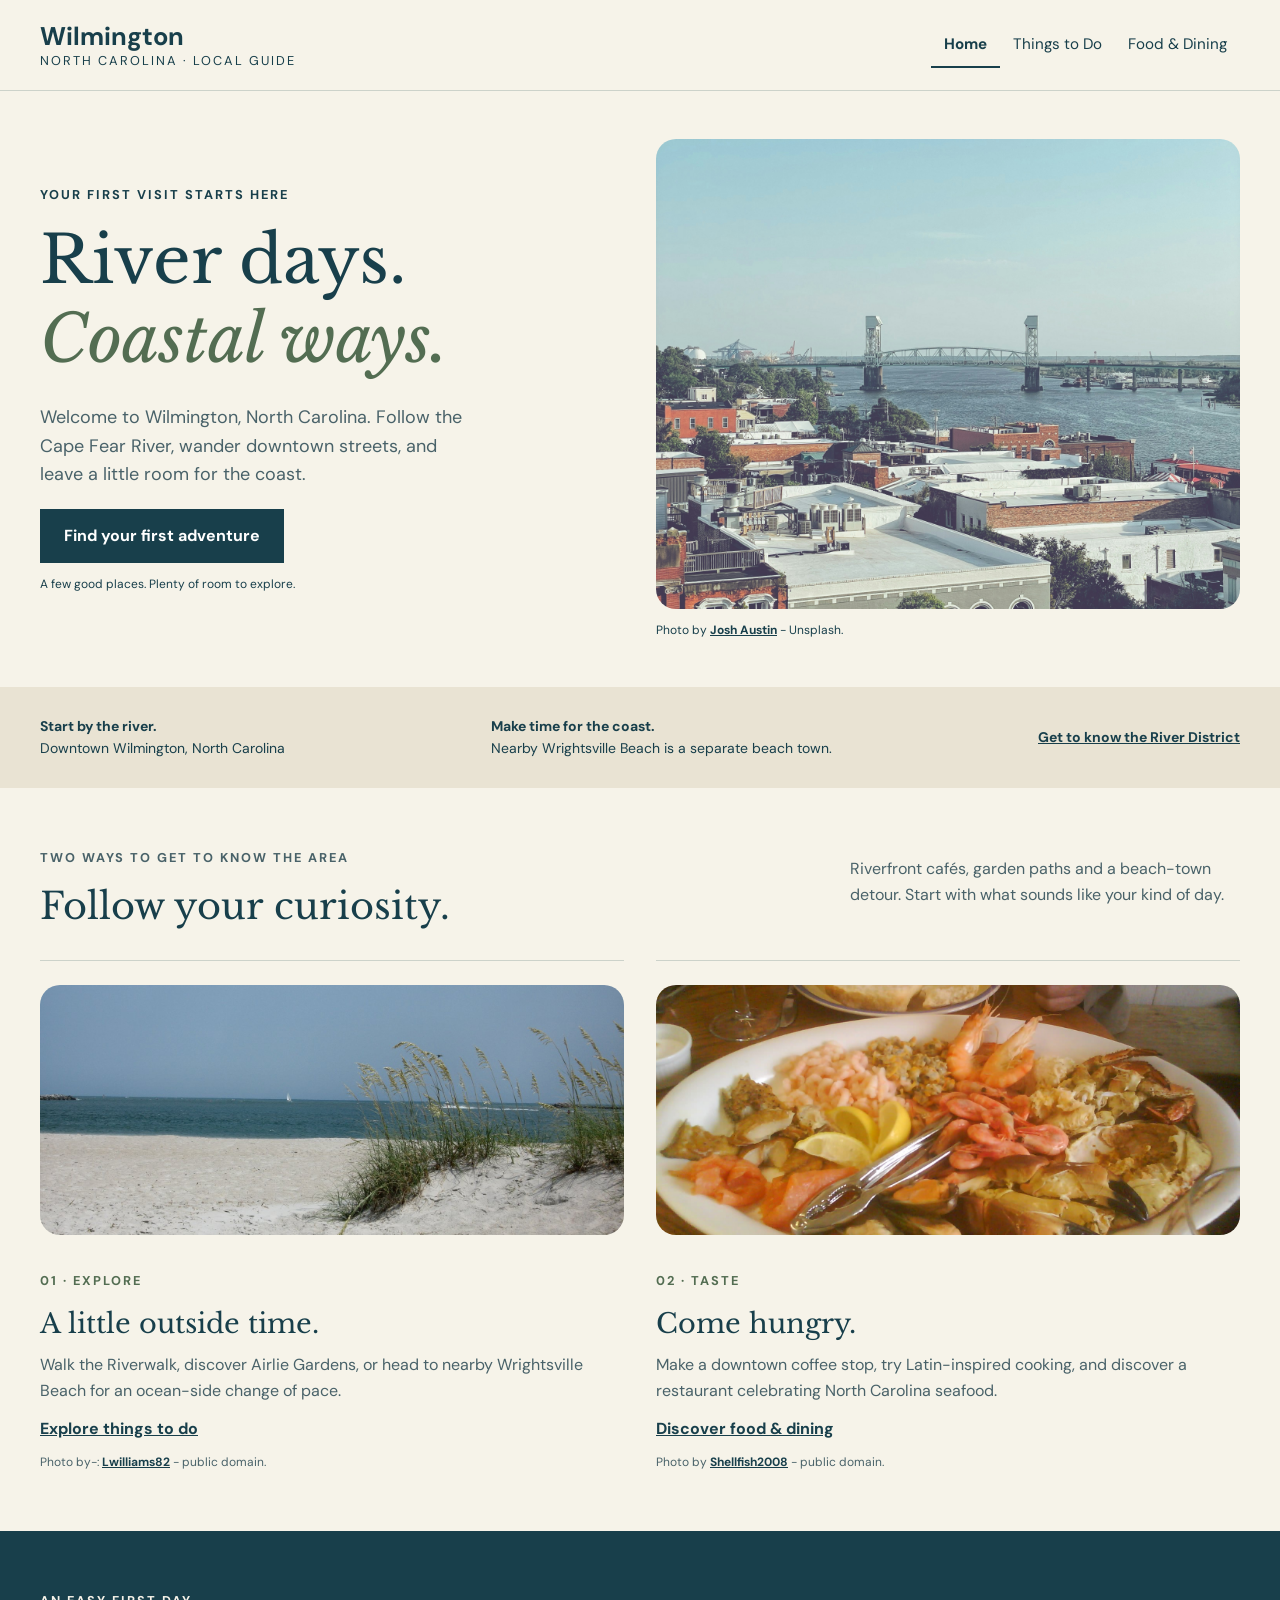
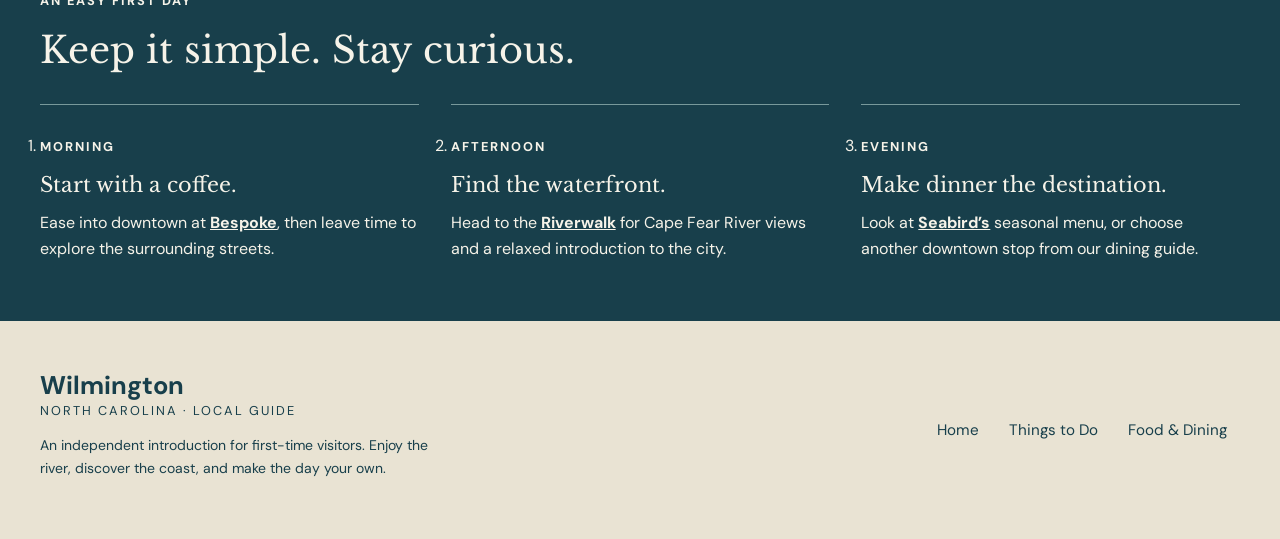
<file: index.html>
<!doctype html>
<html lang="en">
  <head>
    <meta charset="UTF-8" />
    <meta name="viewport" content="width=device-width, initial-scale=1.0" />

    <link rel="preconnect" href="https://fonts.googleapis.com" />
    <link rel="preconnect" href="https://fonts.gstatic.com" crossorigin />
    <link
      href="https://fonts.googleapis.com/css2?family=DM+Sans:wght@400;500;600;700&family=Libre+Baskerville&display=swap"
      rel="stylesheet"
    />

    <title>Wilmington Local Guide | Home</title>
    <link rel="stylesheet" href="css/styles.css" />
  </head>

  <body>
    <!-- Header -->

    <header class="site-header">
      <div class="header-content">
        <a class="brand" href="index.html">
          Wilmington
          <span>North Carolina · Local Guide</span>
        </a>

        <nav aria-label="Main navigation">
          <ul>
            <li><a class="current" href="index.html">Home</a></li>
            <li><a href="explore.html">Things to Do</a></li>
            <li><a href="eat.html">Food &amp; Dining</a></li>
          </ul>
        </nav>
      </div>
    </header>

    <main id="main">
      <!-- Hero Section -->

      <section class="hero container">
        <div class="hero-text">
          <p class="kicker">Your first visit starts here</p>

          <h1>
            River days.<br />
            <em>Coastal ways.</em>
          </h1>

          <p>
            Welcome to Wilmington, North Carolina. Follow the Cape Fear River,
            wander downtown streets, and leave a little room for the coast.
          </p>

          <a class="button" href="explore.html"> Find your first adventure </a>

          <p class="note">A few good places. Plenty of room to explore.</p>
        </div>

        <figure class="hero-image">
          <img
            src="images/wilmington-hero.jpg"
            alt="View of downtown Wilmington and the Cape Fear River"
            width="2048"
            height="1366"
          />
          <figcaption>
            Photo by
            <a
              href="https://unsplash.com/photos/a-view-of-a-city-with-a-bridge-in-the-background-62YSwVA85OI"
              >Josh Austin</a
            >
            - Unsplash.
          </figcaption>
        </figure>
      </section>

      <!-- Information Strip -->

      <div class="strip">
        <div class="strip-content container">
          <p>
            <strong>Start by the river.</strong>
            <span>Downtown Wilmington, North Carolina</span>
          </p>

          <p>
            <strong>Make time for the coast.</strong>
            <span>Nearby Wrightsville Beach is a separate beach town.</span>
          </p>

          <a
            href="https://www.wilmingtonandbeaches.com/things-to-do/river-district/"
          >
            Get to know the River District
          </a>
        </div>
      </div>

      <!-- Explore and Dining -->

      <section class="container">
        <header class="section-header">
          <div>
            <p class="kicker">Two ways to get to know the area</p>
            <h2>Follow your curiosity.</h2>
          </div>

          <p>
            Riverfront cafés, garden paths and a beach-town detour. Start with
            what sounds like your kind of day.
          </p>
        </header>

        <div class="grid">
          <div class="grid-item">
            <img
              src="images/beach.jpg"
              alt="Sea oats growing on sandy dunes at the southern tip of Wrightsville Beach"
              width="1500"
              height="791"
            />

            <div class="grid-item-content">
              <p class="kicker">01 · Explore</p>
              <h3>A little outside time.</h3>

              <p>
                Walk the Riverwalk, discover Airlie Gardens, or head to nearby
                Wrightsville Beach for an ocean-side change of pace.
              </p>

              <a href="explore.html">Explore things to do</a>
            </div>

            <p class="note">
              Photo by-:
              <a
                href="https://commons.wikimedia.org/wiki/File:Wrightsville_Beach.jpg"
                >Lwilliams82</a
              >
              - public domain.
            </p>
          </div>

          <div class="grid-item">
            <img
              src="images/seafood.jpg"
              alt="An illustrative platter of shrimp, mussels, crab and lemon"
              width="1600"
              height="1200"
            />

            <div class="grid-item-content">
              <p class="kicker">02 · Taste</p>
              <h3>Come hungry.</h3>

              <p>
                Make a downtown coffee stop, try Latin-inspired cooking, and
                discover a restaurant celebrating North Carolina seafood.
              </p>

              <a href="eat.html">Discover food &amp; dining</a>
            </div>

            <p class="note">
              Photo by
              <a
                href="https://commons.wikimedia.org/wiki/File:Seafood_on_platter.jpg"
                >Shellfish2008</a
              >
              - public domain.
            </p>
          </div>
        </div>
      </section>

      <!-- Suggested First Day -->

      <section class="band">
        <div class="container">
          <p class="kicker">An easy first day</p>
          <h2>Keep it simple. Stay curious.</h2>

          <ol>
            <li>
              <p class="kicker">Morning</p>
              <h3>Start with a coffee.</h3>

              <p>
                Ease into downtown at
                <a href="eat.html#bespoke">Bespoke</a>, then leave time to
                explore the surrounding streets.
              </p>
            </li>

            <li>
              <p class="kicker">Afternoon</p>
              <h3>Find the waterfront.</h3>

              <p>
                Head to the
                <a href="explore.html#riverwalk">Riverwalk</a>
                for Cape Fear River views and a relaxed introduction to the
                city.
              </p>
            </li>

            <li>
              <p class="kicker">Evening</p>
              <h3>Make dinner the destination.</h3>

              <p>
                Look at
                <a href="eat.html#seabird">Seabird’s</a>
                seasonal menu, or choose another downtown stop from our dining
                guide.
              </p>
            </li>
          </ol>
        </div>
      </section>
    </main>

    <!-- Footer -->

    <footer class="site-footer">
      <div class="footer-content container">
        <div>
          <a class="brand" href="index.html">
            Wilmington
            <span>North Carolina · Local Guide</span>
          </a>

          <p>
            An independent introduction for first-time visitors. Enjoy the
            river, discover the coast, and make the day your own.
          </p>
        </div>

        <div>
          <nav aria-label="Footer navigation">
            <a href="index.html">Home</a>
            <a href="explore.html">Things to Do</a>
            <a href="eat.html">Food &amp; Dining</a>
          </nav>
        </div>
      </div>
    </footer>
  </body>
</html>
</file>
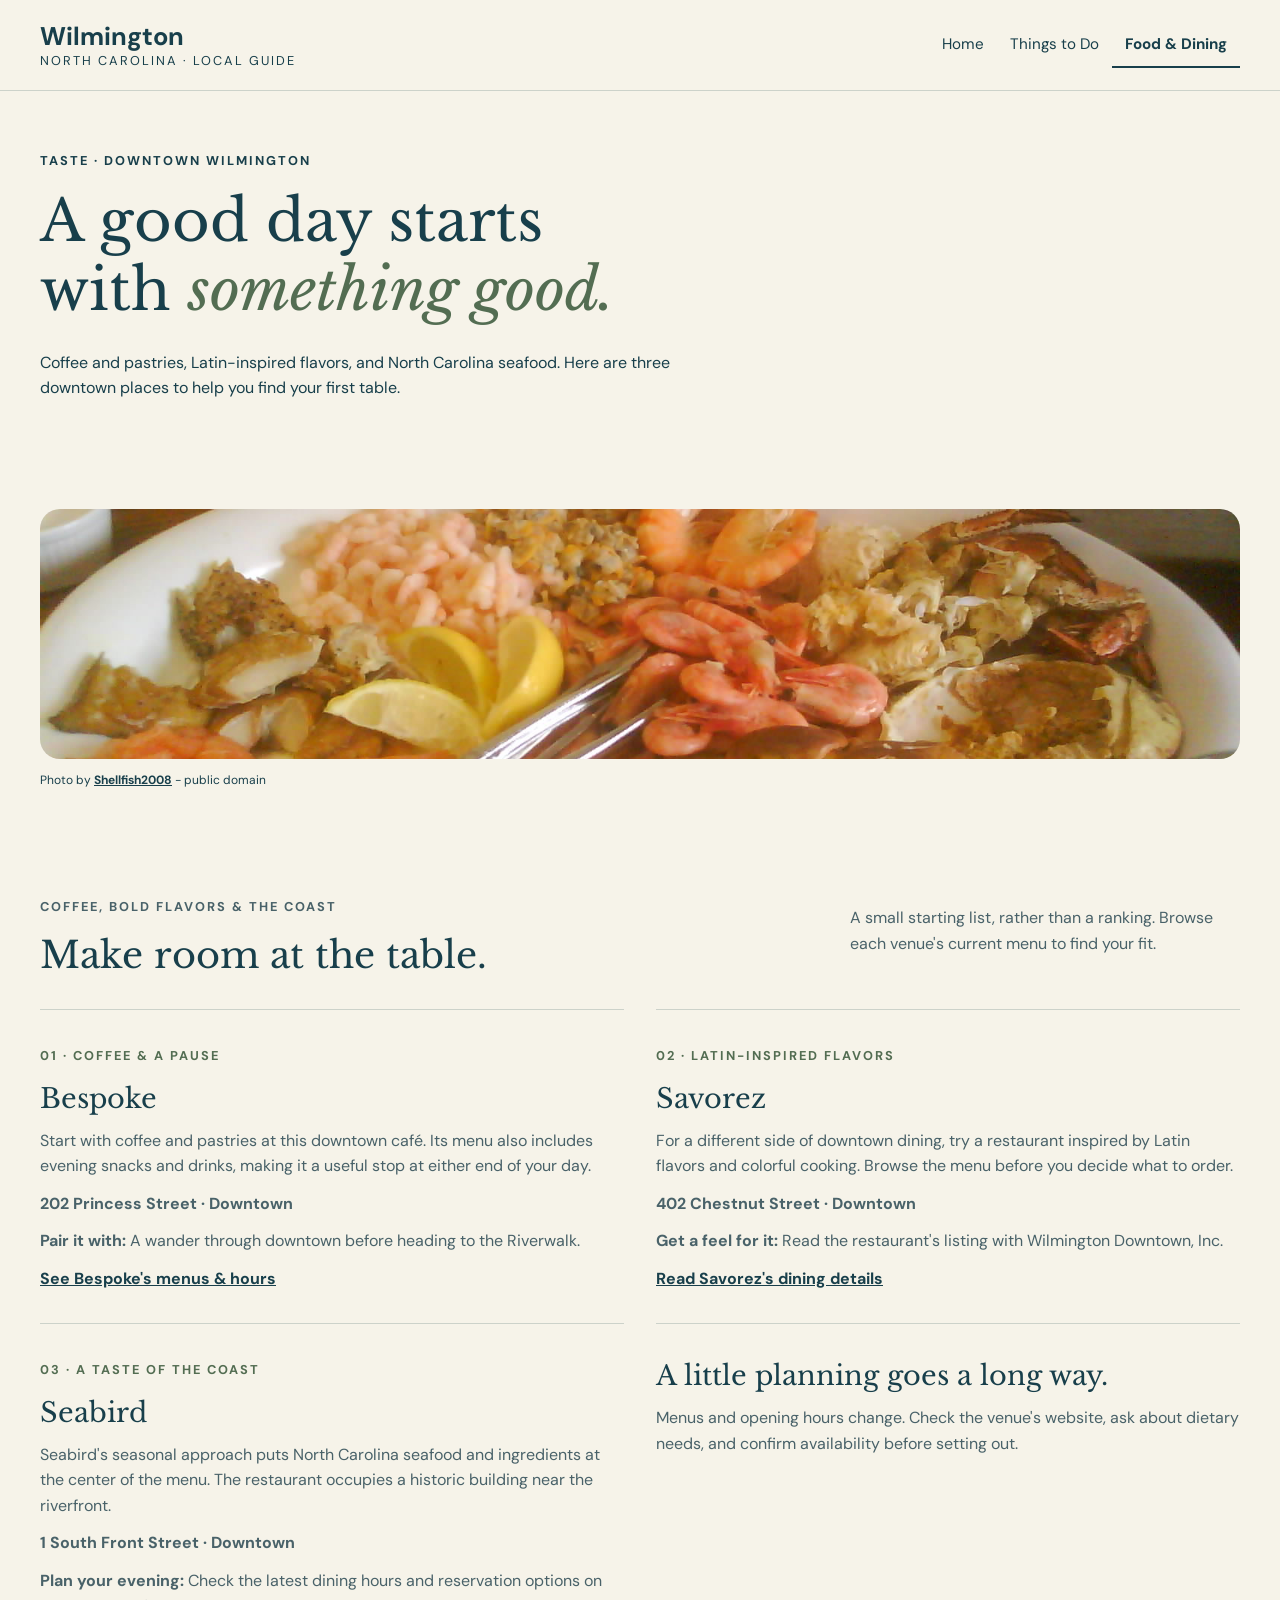
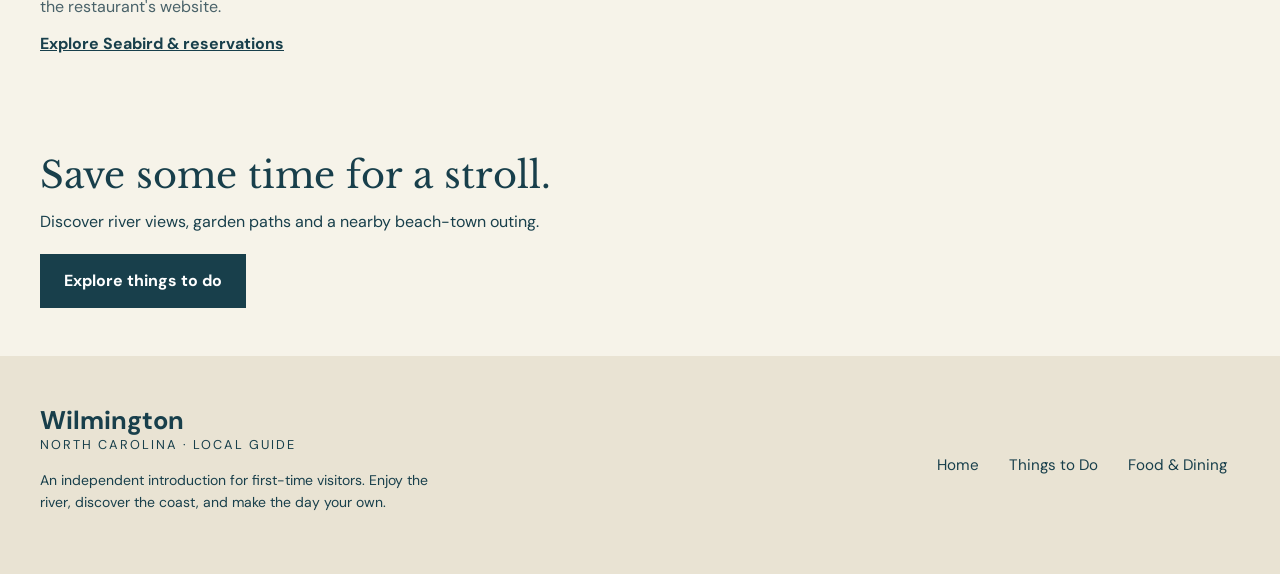
<file: eat.html>
<!doctype html>
<html lang="en">
  <head>
    <meta charset="UTF-8" />
    <meta name="viewport" content="width=device-width, initial-scale=1.0" />
    <meta
      name="description"
      content="A first-time visitor's introduction to downtown Wilmington dining: Bespoke coffee, Savorez and Seabird, with official menu and visitor links."
    />

    <link rel="preconnect" href="https://fonts.googleapis.com" />
    <link rel="preconnect" href="https://fonts.gstatic.com" crossorigin />
    <link
      href="https://fonts.googleapis.com/css2?family=DM+Sans:wght@400;500;600;700&family=Libre+Baskerville&display=swap"
      rel="stylesheet"
    />

    <title>Food &amp; Dining | Wilmington Local Guide</title>
    <link rel="stylesheet" href="css/styles.css" />
  </head>

  <body>
    <!-- Header -->

    <header class="site-header">
      <div class="header-content">
        <a class="brand" href="index.html">
          Wilmington
          <span>North Carolina · Local Guide</span>
        </a>

        <nav aria-label="Main navigation">
          <ul>
            <li><a href="index.html">Home</a></li>
            <li><a href="explore.html">Things to Do</a></li>
            <li>
              <a class="current" href="eat.html">Food &amp; Dining</a>
            </li>
          </ul>
        </nav>
      </div>
    </header>

    <main id="main">
      <!-- Page Introduction -->

      <section class="container">
        <p class="kicker">Taste · Downtown Wilmington</p>

        <h1>
          A good day starts<br />
          with <em>something good.</em>
        </h1>

        <p class="page-intro">
          Coffee and pastries, Latin-inspired flavors, and North Carolina
          seafood. Here are three downtown places to help you find your first
          table.
        </p>
      </section>

      <!-- Featured Image -->

      <figure class="feature-image container">
        <img
          src="images/seafood.jpg"
          alt="Illustrative seafood platter with shrimp, crab, mussels and lemon, not a dish from a featured restaurant"
          width="1600"
          height="1200"
        />

        <figcaption>
          Photo by
          <a
            href="https://commons.wikimedia.org/wiki/File:Seafood_on_platter.jpg"
            >Shellfish2008</a
          >
          - public domain
        </figcaption>
      </figure>

      <!-- Restaurants -->

      <section class="container">
        <header class="section-header">
          <div>
            <p class="kicker">Coffee, bold flavors &amp; the coast</p>
            <h2>Make room at the table.</h2>
          </div>

          <p>
            A small starting list, rather than a ranking. Browse each venue's
            current menu to find your fit.
          </p>
        </header>

        <div class="grid">
          <!-- Bespoke -->

          <div class="grid-item" id="bespoke">
            <p class="kicker">01 · Coffee &amp; a pause</p>
            <h3>Bespoke</h3>

            <p>
              Start with coffee and pastries at this downtown café. Its menu
              also includes evening snacks and drinks, making it a useful stop
              at either end of your day.
            </p>

            <p><strong>202 Princess Street · Downtown</strong></p>

            <p>
              <strong>Pair it with:</strong> A wander through downtown before
              heading to the Riverwalk.
            </p>

            <a href="https://bespokenc.com/">See Bespoke's menus &amp; hours</a>
          </div>

          <!-- Savorez -->

          <div class="grid-item" id="savorez">
            <p class="kicker">02 · Latin-inspired flavors</p>
            <h3>Savorez</h3>

            <p>
              For a different side of downtown dining, try a restaurant inspired
              by Latin flavors and colorful cooking. Browse the menu before you
              decide what to order.
            </p>

            <p><strong>402 Chestnut Street · Downtown</strong></p>

            <p>
              <strong>Get a feel for it:</strong> Read the restaurant's listing
              with Wilmington Downtown, Inc.
            </p>

            <a href="https://wilmingtondowntown.com/explore/dining/savorez/">
              Read Savorez's dining details
            </a>
          </div>

          <!-- Seabird -->

          <div class="grid-item" id="seabird">
            <p class="kicker">03 · A taste of the coast</p>
            <h3>Seabird</h3>

            <p>
              Seabird's seasonal approach puts North Carolina seafood and
              ingredients at the center of the menu. The restaurant occupies a
              historic building near the riverfront.
            </p>

            <p><strong>1 South Front Street · Downtown</strong></p>

            <p>
              <strong>Plan your evening:</strong> Check the latest dining hours
              and reservation options on the restaurant's website.
            </p>

            <a href="https://www.seabirdnc.com/home">
              Explore Seabird &amp; reservations
            </a>
          </div>

          <!-- Planning Tip -->

          <div class="grid-item tip">
            <h3>A little planning goes a long way.</h3>

            <p>
              Menus and opening hours change. Check the venue's website, ask
              about dietary needs, and confirm availability before setting out.
            </p>
          </div>
        </div>
      </section>

      <!-- Next Page -->

      <section class="next container">
        <div>
          <h2>Save some time for a stroll.</h2>

          <p>
            Discover river views, garden paths and a nearby beach-town outing.
          </p>
        </div>

        <a class="button" href="explore.html">Explore things to do</a>
      </section>
    </main>

    <!-- Footer -->

    <footer class="site-footer">
      <div class="footer-content container">
        <div>
          <a class="brand" href="index.html">
            Wilmington
            <span>North Carolina · Local Guide</span>
          </a>

          <p>
            An independent introduction for first-time visitors. Enjoy the
            river, discover the coast, and make the day your own.
          </p>
        </div>

        <div>
          <nav aria-label="Footer navigation">
            <a href="index.html">Home</a>
            <a href="explore.html">Things to Do</a>
            <a href="eat.html">Food &amp; Dining</a>
          </nav>
        </div>
      </div>
    </footer>
  </body>
</html>
</file>
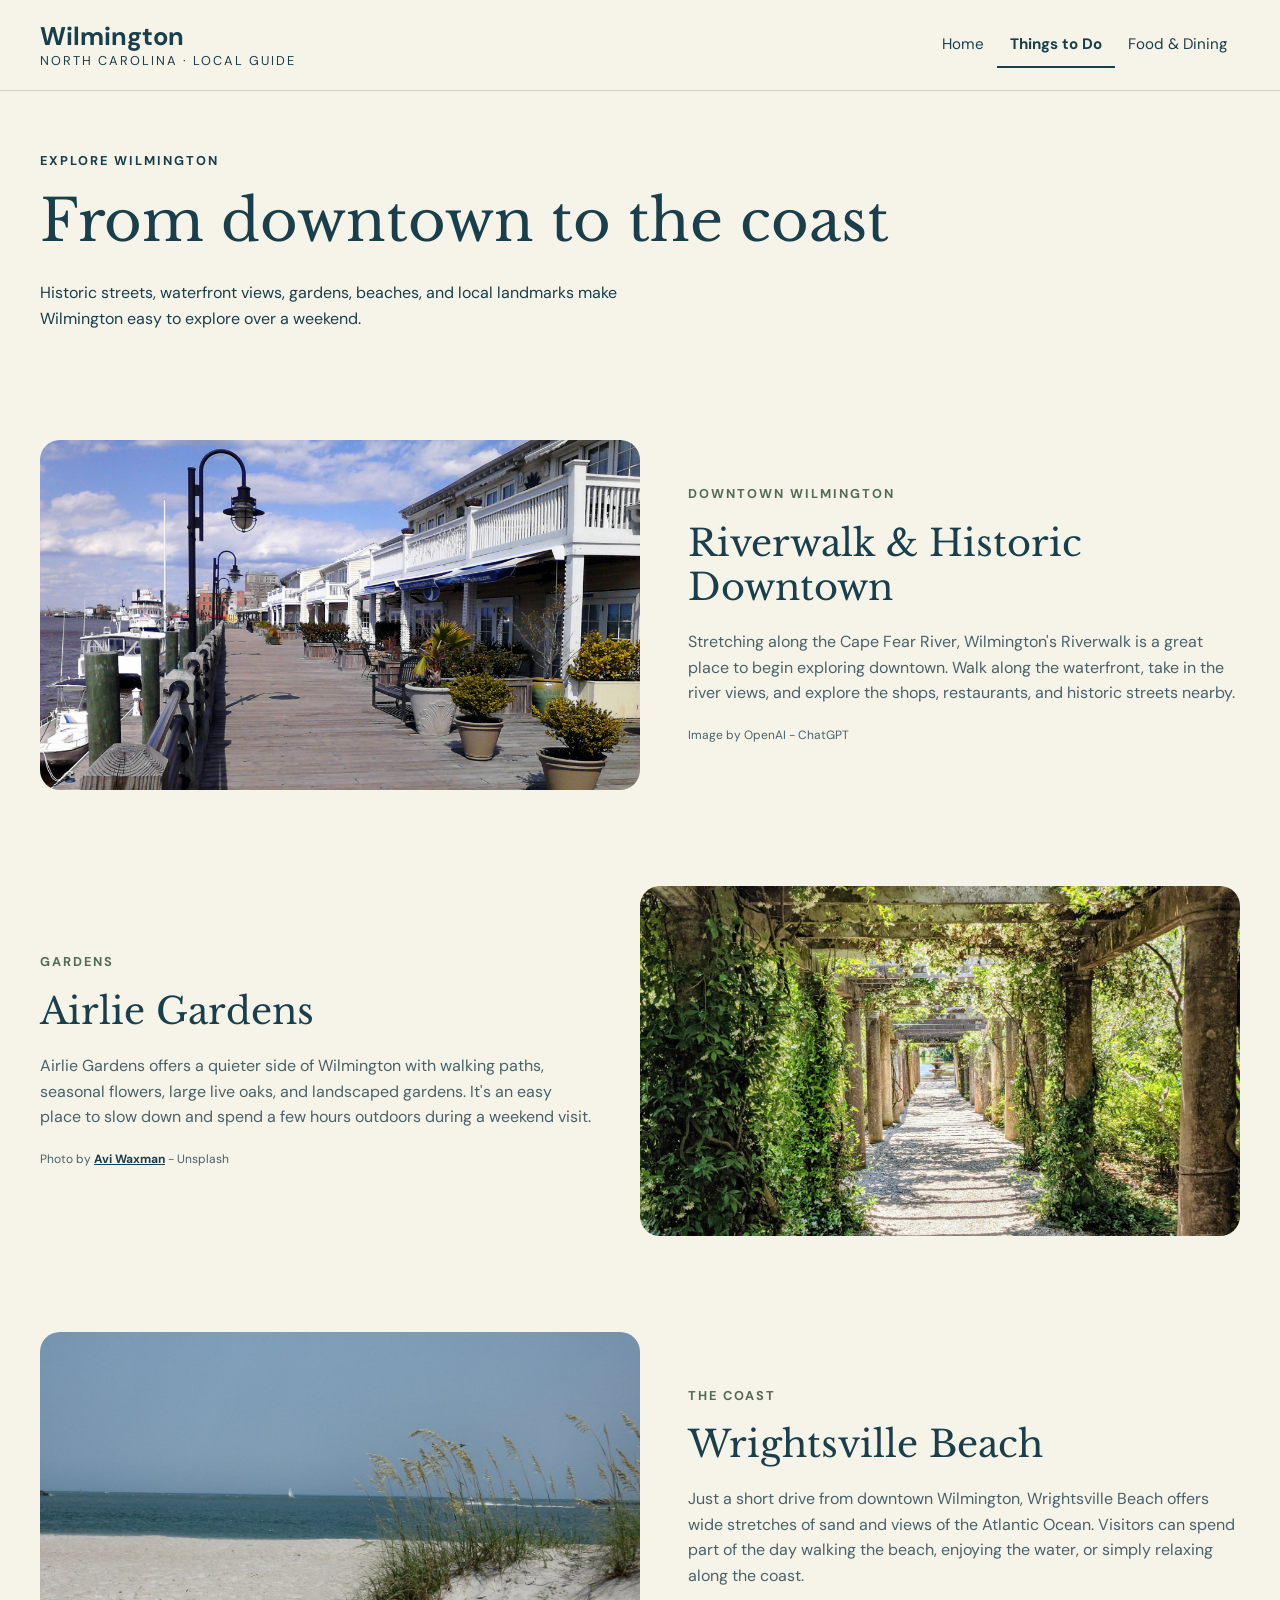
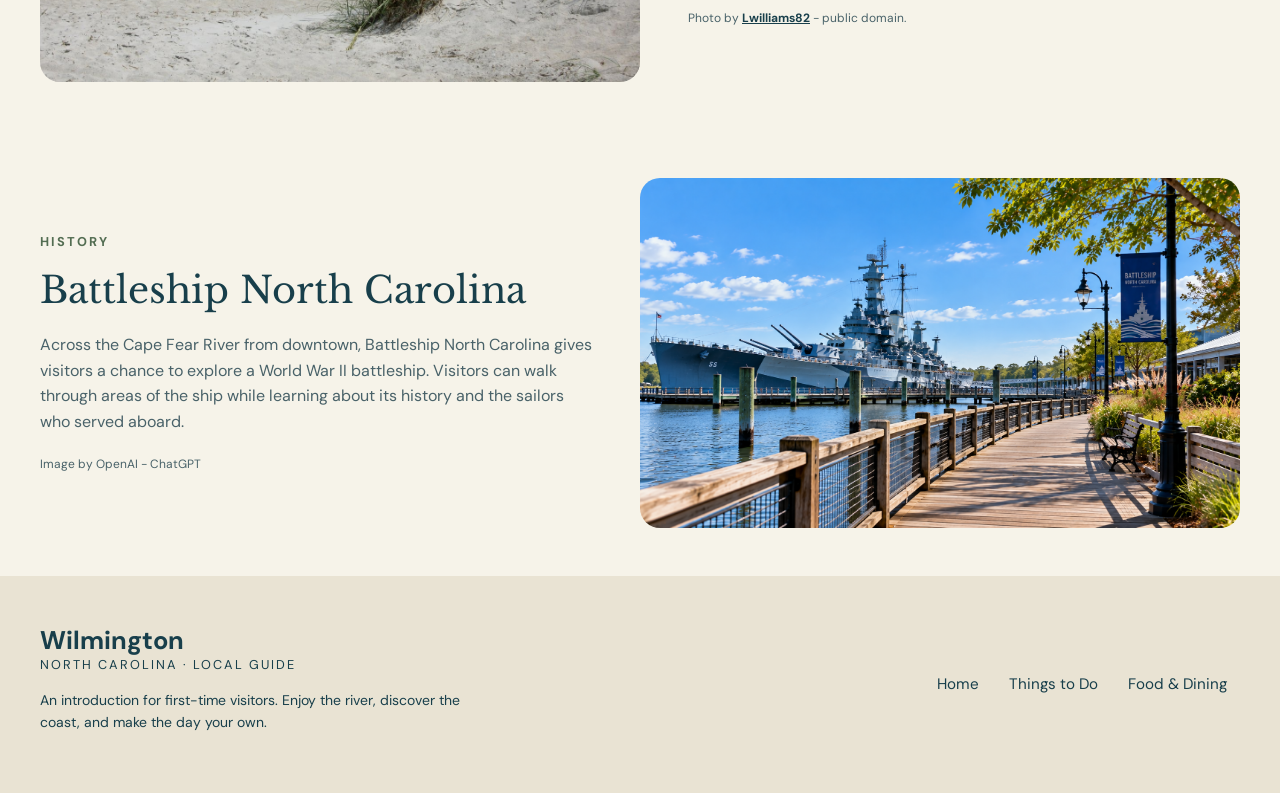
<file: explore.html>
<!doctype html>
<html lang="en">
  <head>
    <meta charset="UTF-8" />
    <meta name="viewport" content="width=device-width, initial-scale=1.0" />

    <link rel="preconnect" href="https://fonts.googleapis.com" />
    <link rel="preconnect" href="https://fonts.gstatic.com" crossorigin />
    <link
      href="https://fonts.googleapis.com/css2?family=DM+Sans:wght@400;500;600;700&family=Libre+Baskerville&display=swap"
      rel="stylesheet"
    />

    <title>Explore Wilmington | Wilmington Local Guide</title>
    <link rel="stylesheet" href="css/styles.css" />
  </head>

  <body>
    <!-- Header -->

    <header class="site-header">
      <div class="header-content">
        <a class="brand" href="index.html">
          Wilmington
          <span>North Carolina · Local Guide</span>
        </a>

        <nav aria-label="Main navigation">
          <ul>
            <li><a href="index.html">Home</a></li>
            <li>
              <a class="current" href="explore.html">Things to Do</a>
            </li>
            <li><a href="eat.html">Food &amp; Dining</a></li>
          </ul>
        </nav>
      </div>
    </header>

    <main id="main">
      <!-- Page Introduction -->

      <section class="container explore-intro">
        <p class="kicker">Explore Wilmington</p>
        <h1>From downtown to the coast</h1>

        <p class="page-intro">
          Historic streets, waterfront views, gardens, beaches, and local
          landmarks make Wilmington easy to explore over a weekend.
        </p>
      </section>

      <!-- Riverwalk and Historic Downtown -->

      <section class="destination container" id="riverwalk">
        <img
          src="images/riverwalk.jpg"
          alt="Wilmington Riverwalk along the Cape Fear River"
        />

        <div class="destination-text">
          <p class="kicker">Downtown Wilmington</p>
          <h2>Riverwalk &amp; Historic Downtown</h2>

          <p>
            Stretching along the Cape Fear River, Wilmington's Riverwalk is a
            great place to begin exploring downtown. Walk along the waterfront,
            take in the river views, and explore the shops, restaurants, and
            historic streets nearby.
          </p>

          <p class="photo-credit">Image by OpenAI - ChatGPT</p>
        </div>
      </section>

      <!-- Airlie Gardens -->

      <section class="destination reverse container">
        <img
          src="images/airlie-gardens.jpg"
          alt="Pergola Garden at Airlie Gardens in Wilmington"
        />

        <div class="destination-text">
          <p class="kicker">Gardens</p>
          <h2>Airlie Gardens</h2>

          <p>
            Airlie Gardens offers a quieter side of Wilmington with walking
            paths, seasonal flowers, large live oaks, and landscaped gardens.
            It's an easy place to slow down and spend a few hours outdoors
            during a weekend visit.
          </p>

          <p class="photo-credit">
            Photo by
            <a
              href="https://unsplash.com/photos/gray-concrete-pathway-between-green-plants-CAcwHs5OGKI"
              >Avi Waxman</a
            >
            - Unsplash
          </p>
        </div>
      </section>

      <!-- Wrightsville Beach -->

      <section class="destination container">
        <img
          src="images/beach.jpg"
          alt="Beach and ocean at Wrightsville Beach"
        />

        <div class="destination-text">
          <p class="kicker">The Coast</p>
          <h2>Wrightsville Beach</h2>

          <p>
            Just a short drive from downtown Wilmington, Wrightsville Beach
            offers wide stretches of sand and views of the Atlantic Ocean.
            Visitors can spend part of the day walking the beach, enjoying the
            water, or simply relaxing along the coast.
          </p>

          <p class="photo-credit">
            Photo by
            <a
              href="https://commons.wikimedia.org/wiki/File:Wrightsville_Beach.jpg"
              >Lwilliams82</a
            >
            - public domain.
          </p>
        </div>
      </section>

      <!-- Battleship North Carolina -->

      <section class="destination reverse container">
        <img
          src="images/battleship-north-carolina.png"
          alt="Battleship North Carolina on the Cape Fear River"
        />

        <div class="destination-text">
          <p class="kicker">History</p>
          <h2>Battleship North Carolina</h2>

          <p>
            Across the Cape Fear River from downtown, Battleship North Carolina
            gives visitors a chance to explore a World War II battleship.
            Visitors can walk through areas of the ship while learning about its
            history and the sailors who served aboard.
          </p>

          <p class="photo-credit">Image by OpenAI - ChatGPT</p>
        </div>
      </section>
    </main>

    <!-- Footer -->

    <footer class="site-footer">
      <div class="footer-content container">
        <div>
          <a class="brand" href="index.html">
            Wilmington
            <span>North Carolina · Local Guide</span>
          </a>

          <p>
            An introduction for first-time visitors. Enjoy the river, discover
            the coast, and make the day your own.
          </p>
        </div>

        <div>
          <nav aria-label="Footer navigation">
            <a href="index.html">Home</a>
            <a href="explore.html">Things to Do</a>
            <a href="eat.html">Food &amp; Dining</a>
          </nav>
        </div>
      </div>
    </footer>
  </body>
</html>
</file>
<file: css/styles.css>
/* Color Variables */

:root {
  --color-primary: #183f4b;
  --color-accent: #536d52;
  --color-background: #f6f3e9;
  --color-surface: #e9e3d3;
  --color-text-muted: #496269;
  --color-border: #ccd2ca;
  --color-border-light: #78999b;
  --color-white: #ffffff;
}

/* General Styles */

* {
  margin: 0;
  padding: 0;
  box-sizing: border-box;
}

body {
  font-family: "DM Sans", Arial, sans-serif;
  background-color: var(--color-background);
  color: var(--color-primary);
  line-height: 1.6;
}

a {
  color: var(--color-primary);
}

a:hover {
  color: var(--color-accent);
}

.band a:focus-visible {
  color: #ffffff;
  -webkit-text-fill-color: #ffffff;
}

img {
  display: block;
  width: 100%;
  height: 250px;
  object-fit: cover;
  border-radius: 20px;
}

ul {
  list-style: none;
}

p {
  max-width: 650px;
  margin: 12px 0;
}

/* Headings */

h1,
h2,
h3 {
  font-family: "Libre Baskerville", Arial, sans-serif;
  font-weight: normal;
  line-height: 1.2;
}

h1 {
  font-size: 3.6rem;
  margin-bottom: 24px;
}

h1 em {
  color: var(--color-accent);
}

h2 {
  font-size: 2.3rem;
}

h3 {
  font-size: 1.7rem;
  margin: 12px 0;
}

/* Page Layout */

.container {
  max-width: 1280px;
  margin: 0 auto;
  padding: 48px 40px;
}

/* Header */

.site-header {
  border-bottom: 1px solid var(--color-border);
}

.header-content {
  max-width: 1280px;
  margin: 0 auto;
  padding: 20px 40px;
  display: flex;
  justify-content: space-between;
  align-items: center;
}

.brand {
  display: inline-block;
  font-size: 1.6rem;
  font-weight: bold;
  line-height: 1.3;
  text-decoration: none;
}

.brand span {
  display: block;
  font-size: 0.8rem;
  font-weight: normal;
  text-transform: uppercase;
  letter-spacing: 2px;
}

/* Navigation */

nav {
  ul {
    display: flex;
  }

  a {
    display: inline-block;
    padding: 10px 13px;
    font-size: 0.95rem;
    text-decoration: none;
  }
}

.current {
  border-bottom: 2px solid var(--color-primary);
  font-weight: bold;
}

/* Hero Section */

.hero {
  display: flex;
  align-items: center;
  gap: 32px;
}

.hero-text,
.hero-image {
  flex: 1;
  min-width: 0;
}

.hero h1 {
  font-size: 4.1rem;
}

.hero-text h1 {
  margin-bottom: 24px;
}

.hero-text h1 + p {
  max-width: 440px;
  font-size: 1.125rem;
  color: var(--color-text-muted);
}

.hero img {
  height: 470px;
}

figcaption,
.note {
  font-size: 0.75rem;
  line-height: 1.5;
  margin-top: 12px;
}

/* Labels and Buttons */

.kicker {
  display: block;
  margin-bottom: 16px;
  font-size: 0.8rem;
  font-weight: bold;
  text-transform: uppercase;
  letter-spacing: 2px;
}

.button {
  display: inline-block;
  margin-top: 8px;
  padding: 14px 24px;
  background-color: var(--color-primary);
  color: var(--color-white);
  font-weight: bold;
  text-decoration: none;
}

.button:hover {
  background-color: var(--color-accent);
  color: var(--color-white);
}

/* Information Strip */

.strip {
  background-color: var(--color-surface);
}

.strip-content {
  display: flex;
  justify-content: space-between;
  align-items: center;
  padding-top: 16px;
  padding-bottom: 16px;
  font-size: 0.875rem;
}

.strip span {
  display: block;
}

/* Explore and Dining Section */

.section-header {
  display: flex;
  justify-content: space-between;
  align-items: center;
  gap: 32px;
  margin-bottom: 32px;
}

.section-header p {
  max-width: 390px;
  color: var(--color-text-muted);
}

.grid {
  display: grid;
  grid-template-columns: 1fr 1fr;
  gap: 32px;
}

.grid-item {
  border-top: 1px solid var(--color-border);
  padding-top: 24px;
}

.grid-item-content {
  padding-top: 24px;
}

.grid p {
  color: var(--color-text-muted);
}

.grid .kicker {
  color: var(--color-accent);
}

main a {
  font-weight: bold;
}

/* First Day Section */

.band {
  background-color: var(--color-primary);
  color: var(--color-background);
}

.band a {
  color: var(--color-background);
}

.band a:focus {
  color: var(--color-primary);
}

ol {
  display: grid;
  grid-template-columns: repeat(3, 1fr);
  gap: 32px;
  margin-top: 32px;
}

ol li {
  border-top: 1px solid var(--color-border-light);
  padding-top: 16px;
}

ol h3 {
  font-size: 1.3rem;
}

/* Explore Page */

.explore-intro h1 {
  margin-bottom: 24px;
}

.destination {
  display: flex;
  align-items: center;
  gap: 48px;
}

.destination img {
  width: 50%;
  height: 350px;
  object-fit: cover;
}

.destination-text {
  flex: 1;
}

.destination-text h2 {
  margin-bottom: 20px;
}

.destination-text p {
  color: var(--color-text-muted);
}

.destination-text .kicker {
  color: var(--color-accent);
}

.reverse {
  flex-direction: row-reverse;
}

.photo-credit {
  font-size: 0.75rem;
  margin-top: 20px;
}

/* Footer */

.site-footer {
  background-color: var(--color-surface);
}

.footer-content {
  display: flex;
  justify-content: space-between;
  align-items: center;
  gap: 32px;
}

footer p {
  max-width: 420px;
  font-size: 0.875rem;
}

/* Mobile Layout */

@media (max-width: 600px) {
  body > header > div {
    flex-direction: column;
  }

  nav ul {
    flex-wrap: wrap;
    justify-content: center;
  }

  .brand {
    text-align: center;
  }

  .hero {
    flex-direction: column;
  }

  .hero > div,
  .hero figure {
    width: 100%;
  }

  .strip > div {
    flex-direction: column;
    align-items: flex-start;
  }

  section > header {
    flex-direction: column;
    align-items: flex-start;
  }

  .grid {
    grid-template-columns: 1fr;
  }

  main > section,
  main > figure,
  .band > div,
  .strip > div {
    padding-left: 20px;
    padding-right: 20px;
  }

  body > header > div {
    padding-left: 20px;
    padding-right: 20px;
  }

  .hero h1 {
    font-size: 2.5rem;
  }

  .band ol {
    grid-template-columns: 1fr;
  }

  body > footer > div {
    flex-direction: column;
    align-items: center;
    text-align: center;
  }

  .destination,
  .destination.reverse {
    flex-direction: column;
    align-items: stretch;
    gap: 24px;
  }

  .destination img {
    width: 100%;
    height: 250px;
  }
}
</file>
